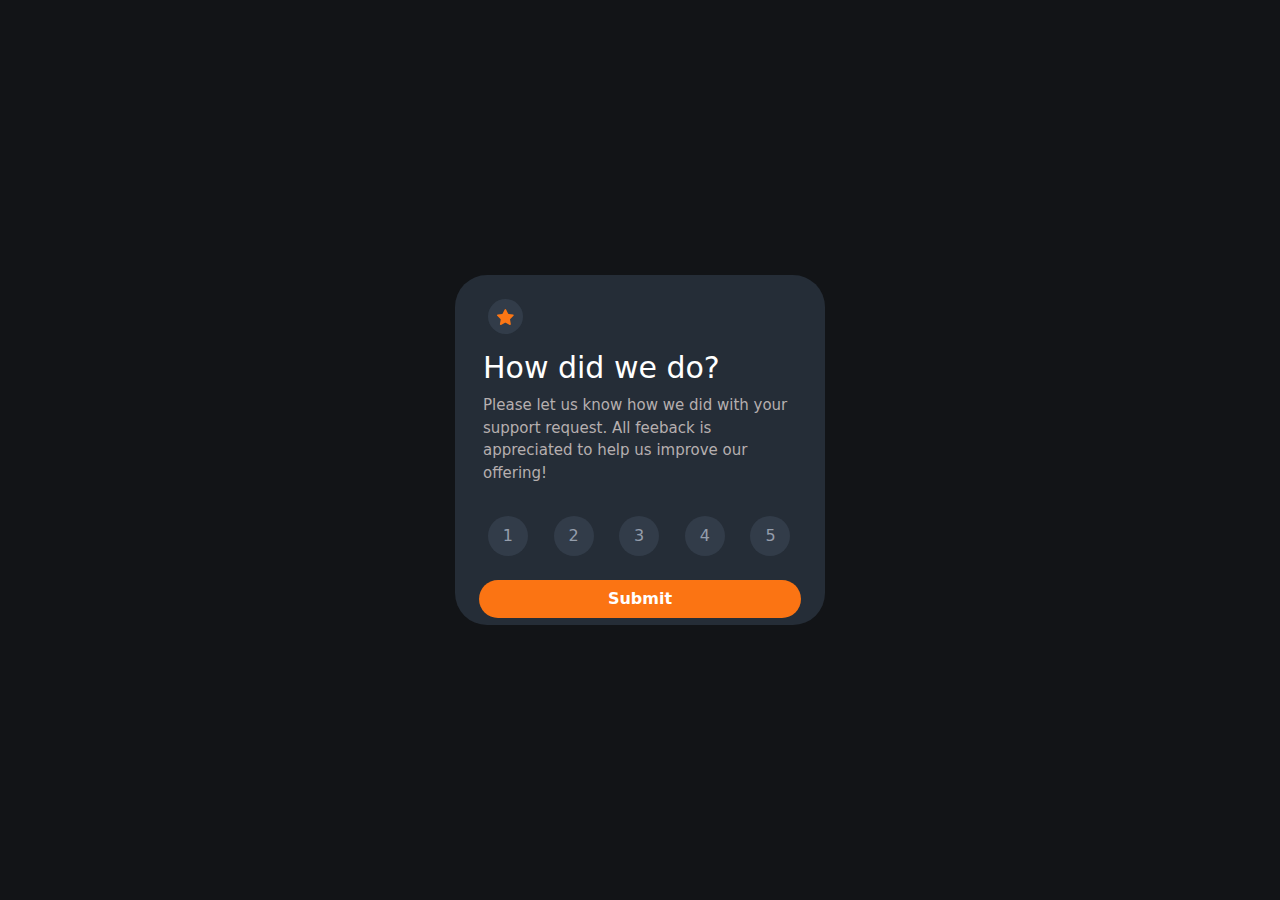
<file: interactive-rating-component-main/index.html>
<!DOCTYPE html>
<html lang="en">
<head>
  <meta charset="UTF-8">
  <meta name="viewport" content="width=device-width, initial-scale=1.0"> <!-- displays site properly based on user's device -->

  <link rel="icon" type="image/png" sizes="32x32" href="./images/favicon-32x32.png">
  
  <title>Rating</title>

  <link rel="stylesheet" href="css/bootstrap.min.css">
  <link rel="stylesheet" href="css/styles.css">
  <!-- Feel free to remove these styles or customise in your own stylesheet 👍 -->
  
</head>
<body>
  <div class="main rounded-5 ">
        <div class="row  m-3 mt-4">
            <div class="star-cont p-1 ">
                <img src="images/icon-star.svg" alt="star" />
            </div>
        </div>

        <div class="row mx-3 ">
            <h1 class=" text-white"> How did we do?</h1>
            <p class=" "> Please let us know how we did with your support request. All feeback
            is appreciated to help us improve our offering!</p>
        </div>

        <div class="row  my-3 justify-content-center" id="numlist">
          <div class="col-2 ">
            <div class="circle" onclick="myFun1()">1</div>
          </div>
          <div class="col-2   ">
            <div class="circle " onclick="myFun2()">2</div>
          </div>
          <div class="col-2   ">
            <div class="circle " onclick="myFun3()">3</div>
          </div>
          <div class="col-2   ">
            <div class="circle " onclick="myFun4()">4</div>
          </div>
          <div class="col-2    ">
            <div class="circle " onclick="myFun5()">5</div>
          </div>
        </div>
        <div class="row mx-4 my-4 ">
            <button type="button" class="btn mybutton  fw-bold rounded-5" onclick="myJS()">Submit </button> 
            
        </div>
 </div>
 <script src="script.js"></script>
</body>
</html>
</file>
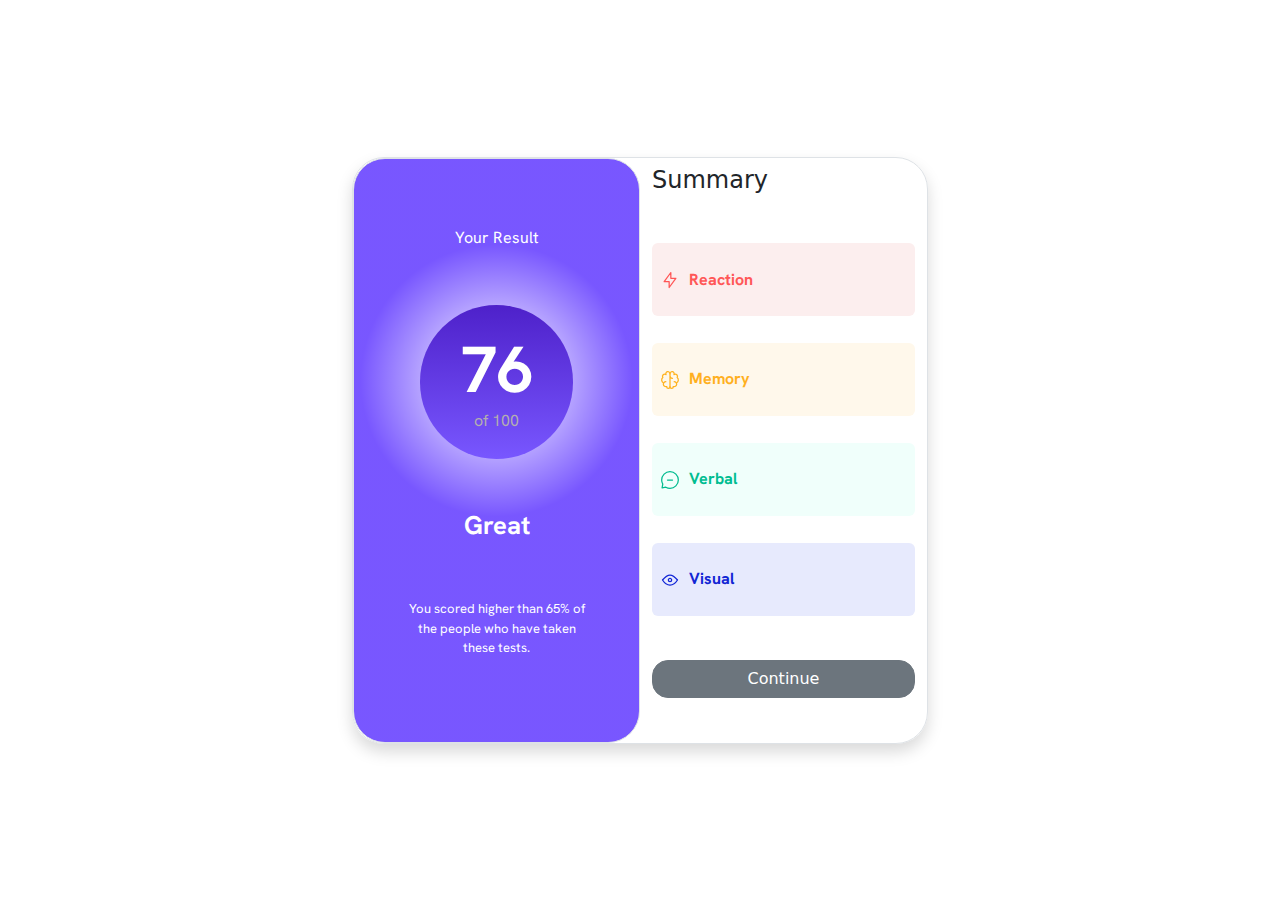
<file: results-summary-component-main/index.html>
<!DOCTYPE html>
<html lang="en">
<head>
  <meta charset="UTF-8">
  <meta name="viewport" content="width=device-width, initial-scale=1.0"> <!-- displays site properly based on user's device -->
  <link rel="icon" type="image/png" sizes="32x32" href="./assets/images/favicon-32x32.png">
  <title>Results Summary </title>
  <link rel="stylesheet" href="css/bootstrap.min.css">
  <link rel="stylesheet" href="css/styles.css">

</head>
<body>

  <main class="container rounded-5 shadow border ">
     
     <div class="row biggie ">
           <div class="col-md-6 col-sm-12 border p-5 rounded-5 myblue">
             <div class="row text-center text-white section1">
                   <p>Your Result</p>
             </div>
          <div class="row text-center text-white section1">
              <div class="circle">
                <h1 class="m-0">76</h1>
                <p class="m-0 out"> of 100</p>
              </div>
          </div>
          <div class="row text-center text-white fw-bold great section1">
              <p class="mt-2">Great</p>
          </div>
          <div class="row text-center text-white details section1">
              <p>You scored higher than 65% of <br> the people who have taken <br> these tests.</p>
          </div>           

           </div>

          <div  class="col-md-6 col-sm-12  breakdown  ">
             <h4 class="my-2">Summary</h4>
             <div class="rounded-2 items " id="topwear">
              <div class="py-1 mx-2"> 
                  <img src=".\assets\images\icon-reaction.svg" class="d-inline-block" />
                  <p class=" m-0 mx-1 d-inline-block fw-bold">Reaction</p>
              </div>
              
             </div>
             <div class="rounded-2 items"><div class="py-1 mx-2">
              <img src=".\assets\images\icon-memory.svg" class="d-inline-block" />
              <p class=" m-0 d-inline-block mx-1 fw-bold">Memory</p>

                 </div>
              
             </div>
             <div class="rounded-2"><div class="py-1 mx-2">
              <img src=".\assets\images\icon-verbal.svg" class="d-inline-block" />
              <p class=" m-0 d-inline-block mx-1 fw-bold">Verbal</p>
             </div>
             </div>
             <div class="rounded-2"><div class="py-1 mx-2">
              <img src=".\assets\images\icon-visual.svg" class="d-inline-block" />
              <p class=" m-0 d-inline-block mx-1 fw-bold">Visual</p>
             </div>
             </div> 
             <div class="text-center   my-4"> 
                <button type="button" class="btn-secondary btn rounded-4  w-100">Continue</button>
             </div>
           </div>

     </div>
    </main>




  
</body>
</html>
</file>
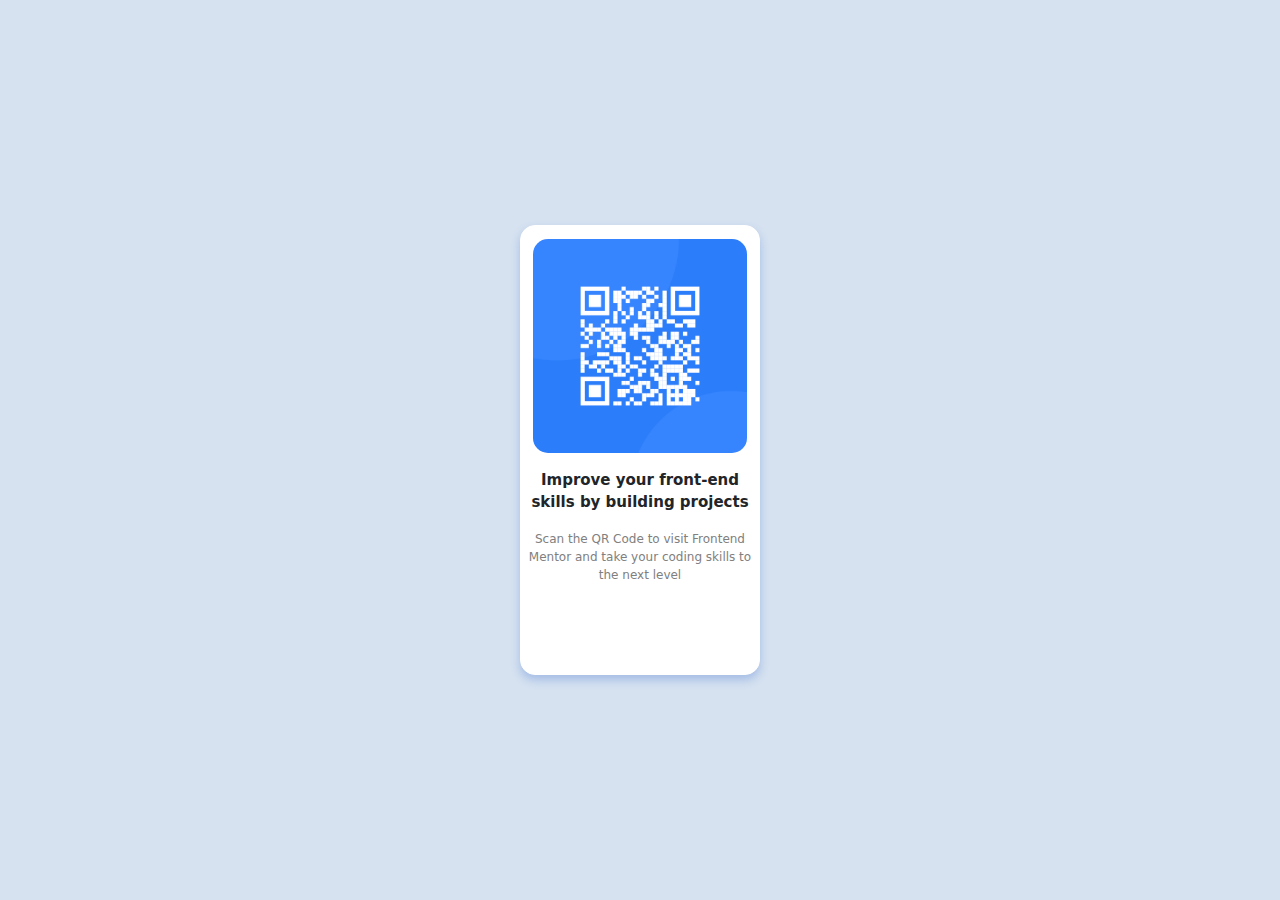
<file: qr-code/qr-code-component-main/index.html>
<!DOCTYPE html>
<html lang="en">
<head>
  <meta charset="UTF-8">
  <meta name="viewport" content="width=device-width, initial-scale=1.0"> 

  <link rel="icon" type="image/png" sizes="32x32" href="./images/favicon-32x32.png">
  <link rel="stylesheet" href="css/bootstrap.min.css">
  <link rel="stylesheet" href="css/styles.css">

  <title> QR CODE </title>
  
</head>
<body>
      <div class="containers">
        <div class="text-center">
          <img src="images/image-qr-code.png">
          <p class="headertext mt-3">Improve your front-end<br>skills by building projects</p>
          <p class="bodytext">Scan the QR Code to visit Frontend <br> Mentor and take your coding skills to <br> the next level</p>
        </div>

      </div>

  
</body>
</html>
</file>
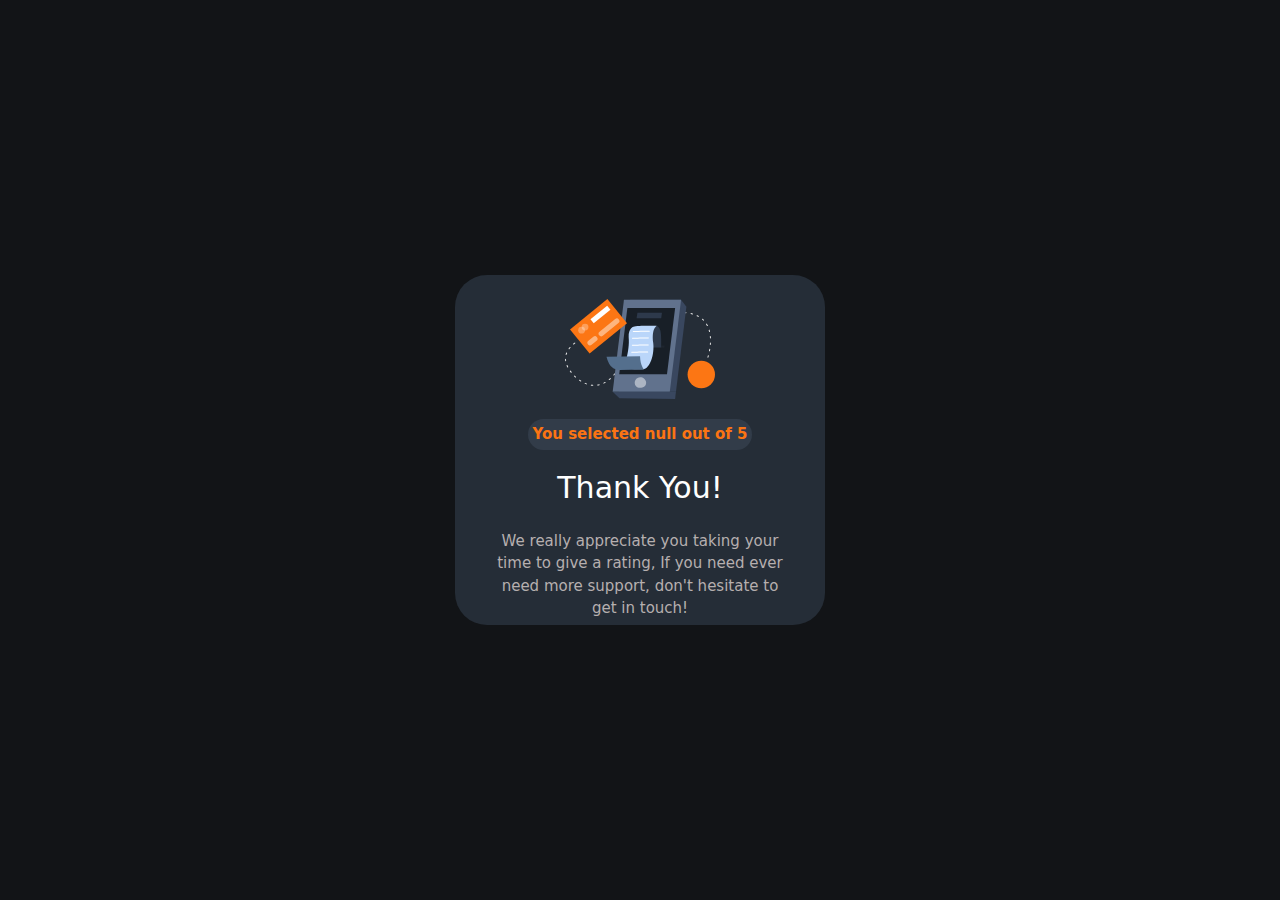
<file: interactive-rating-component-main/thank.html>
<!DOCTYPE html>
<html lang="en">
<head>
  <meta charset="UTF-8">
  <meta name="viewport" content="width=device-width, initial-scale=1.0"> <!-- displays site properly based on user's device -->

  <link rel="icon" type="image/png" sizes="32x32" href="./images/favicon-32x32.png">
  
  <title>Rating</title>

  <link rel="stylesheet" href="css/bootstrap.min.css">
  <link rel="stylesheet" href="css/styles.css">
  <!-- Feel free to remove these styles or customise in your own stylesheet 👍 -->
  
</head>
<body>
  <div class="main rounded-5 ">
        <div class="row  m-3 mt-4 justify-content-center">
            <img src="images/illustration-thank-you.svg" alt="thank-youimage" id="thankimg"/>
        </div>

        <div class="row  mx-3 p-1 justify-content-center">
            <div class=" w-75">
            
                <p class="p-1 fw-bold rounded-4 text-center m-0" id="selectcount">You selected x out of 5</p>
            </div>
        </div>

        <div class="row  m-3 justify-content-center " >
            <h1 class="text-white text-center">Thank You!</h1>    
        </div>

        <div class="row mx-4 my-2 ">
            <p class="text-center">We really appreciate you taking your time to give a rating, If you need ever need more support, don't hesitate to get in touch!</p>

        </div>
 </div>
 	<script>
		var count = getParameterByName('count');
		document.getElementById('selectcount').innerHTML = "You selected " + count + " out of 5";
		function getParameterByName(name) {
			var url = window.location.href;
			name = name.replace(/[\[\]]/g, '\\$&');
			var regex = new RegExp('[?&]' + name + '(=([^&#]*)|&|#|$)'),
				results = regex.exec(url);
			if (!results) return null;
			if (!results[2]) return '';
			return decodeURIComponent(results[2].replace(/\+/g, ' '));
		}
	</script>
</body>
</html>
</file>
<file: interactive-rating-component-main/css/styles.css>
*{
    box-sizing: border-box;
}
body{
    margin:0px;
    padding:0px;
    height: 100vh;
    width: 100vw;
    background-color:hsl(216, 12%, 8%);
    display: grid;
    align-content: center;
    justify-content: center;
}
.main{
    width:clamp(100px,370px,400px) ;
    height:350px;
    background-color: hsl(213, 19%, 18%);
}
.star-cont{
    background-color: hsl(213, 19%, 24%);
    height: 35px;
    width:35px;
    border-radius: 50%;
    display: grid;
    align-content: center;
    text-align: center;
    justify-content: center;
    position:relative;
    top:1%;
    left:5%;
}
h1{
    font-size: 30px;
}
p{
    color:rgb(182, 175, 175);
    font-size: 15px;

}
.mybutton:hover{
    background-color: white;
    color:hsl(25, 97%, 53%) ;
    transition: 300ms;
}
.circle::selection{
    background-color:  hsl(25, 97%, 53%);
}
.mybutton{
    background-color:  hsl(25, 97%, 53%);
    color:white;
}
.circle:hover{
    background-color: hsl(215, 13%, 33%);
    cursor: pointer;
    transition: 300ms;
    color:white;
}
.circle{
    border-radius: 50%;
    height: 40px;
    width: 40px;
    display: grid;
    align-content: center;
    justify-content: center;
    color:hsl(217, 12%, 63%);
    background-color: hsl(213, 19%, 24%);
}
#thankimg{
width: auto;
height: 100px;
}
#selectcount{
    color:hsl(25, 97%, 53%);
    background-color:hsl(213, 19%, 24%) ;
    border-radius: 45%;
}
</file>
<file: results-summary-component-main/css/styles.css>
*{
    box-sizing: border-box;
}
@font-face{
    font-family:Hanken Grotesk;
    src:url(../assets/fonts/HankenGrotesk-VariableFont_wght.ttf)
}
p{
    font-family: Hanken Grotesk;
}
body{
    background-color:hsl(0%,0%,100%);
    margin: 0px;
    padding: 0px;
    height: 100vh;
    display: grid;
    align-content: center;
}

.container{
    width:45vw;
    position: relative;
    height: ;
}
.myblue{
    background:
    radial-gradient(circle at 50% 38%,
    hsla(0, 0%, 100%,1) 1%,
      hsl(252, 100%, 67%) 35%)
    ;
   display: grid; 
}
.blueside{
    background:
    radial-gradient(circle at 50% 38%,
    hsla(0, 0%, 100%,1) 1%,
      hsl(252, 100%, 67%) 35%)
    ;
    width: 50%;
    position: absolute;
    top:0px;
    left:0px;
    height: 100%;
    display: grid;
    justify-content: center;
}
.circle{
    background:
    linear-gradient(
        to bottom,hsla(256, 72%, 46%, 1),hsl(252, 100%, 67%)
    )
    ;
    border-radius: 50%;
    height:clamp(7em,12vw,20em );
    width:clamp(7em,12vw,20em);
    display: grid;
    align-content: center;
}
.section1{
    display: grid;
    justify-content: center;
    align-content: center;
}
.great{
    font-size: 2vw;
}
.details{
    font-size: 13px;
}
h1{
    font-size: 65px;
    font-family: Hanken Grotesk;
    font-weight: bold;
}
.out{
    color: rgb(180, 175, 175);
}
.biggie{
    height: 65vh;
}
.breakdown{
    display: grid;
}
.breakdown > div{
    margin-top:3vh; 
    display: grid;
    align-content: center;
}
.breakdown > div:nth-child(2){
color: hsl(0, 100%, 67%);
background-color: hsl(0, 67%, 96%);
}
.breakdown > div:nth-child(3){
color: hsl(39, 100%, 56%);
background-color: hsl(39, 100%, 96%);
}
.breakdown > div:nth-child(4){
color: hsl(166, 100%, 37%);
background-color:hsl(166, 100%, 97%) ;
}
.breakdown > div:nth-child(5){
color: hsl(234, 85%, 45%);
background-color:hsl(234, 85%, 95%) ;
}
#topwear{
     margin-top:0vh; 
}
</file>
<file: qr-code/qr-code-component-main/css/styles.css>
body{
    margin: 0px;
    height: 100vh;
    width: 100vw;
    background-color: hsl(212, 45%, 89%);
    display: grid;
    align-content: center;
    justify-content: center;
}

.containers{
    border:1px hsl(0, 0%, 100%) solid;
    height:clamp(50vh, 68vh,25em) ;
    width: clamp(15em,18vw,20vw);
    border-radius: 15px;
    background-color: hsl(0, 0%, 100%);
    box-shadow: 
    0px 5px 10px 0px hsl(220deg 60% 50% / 0.3);
    display: grid;
    justify-content: center;
}

img{
    width:90%;
    margin-top:1vw;
    border-radius: 15px;
}
h3{
    overflow: hidden;
}
.headertext{
    font-weight: bold;
    font-size: 15px;
}
.bodytext{
    font-size:12px;
    color: gray;
}
</file>
